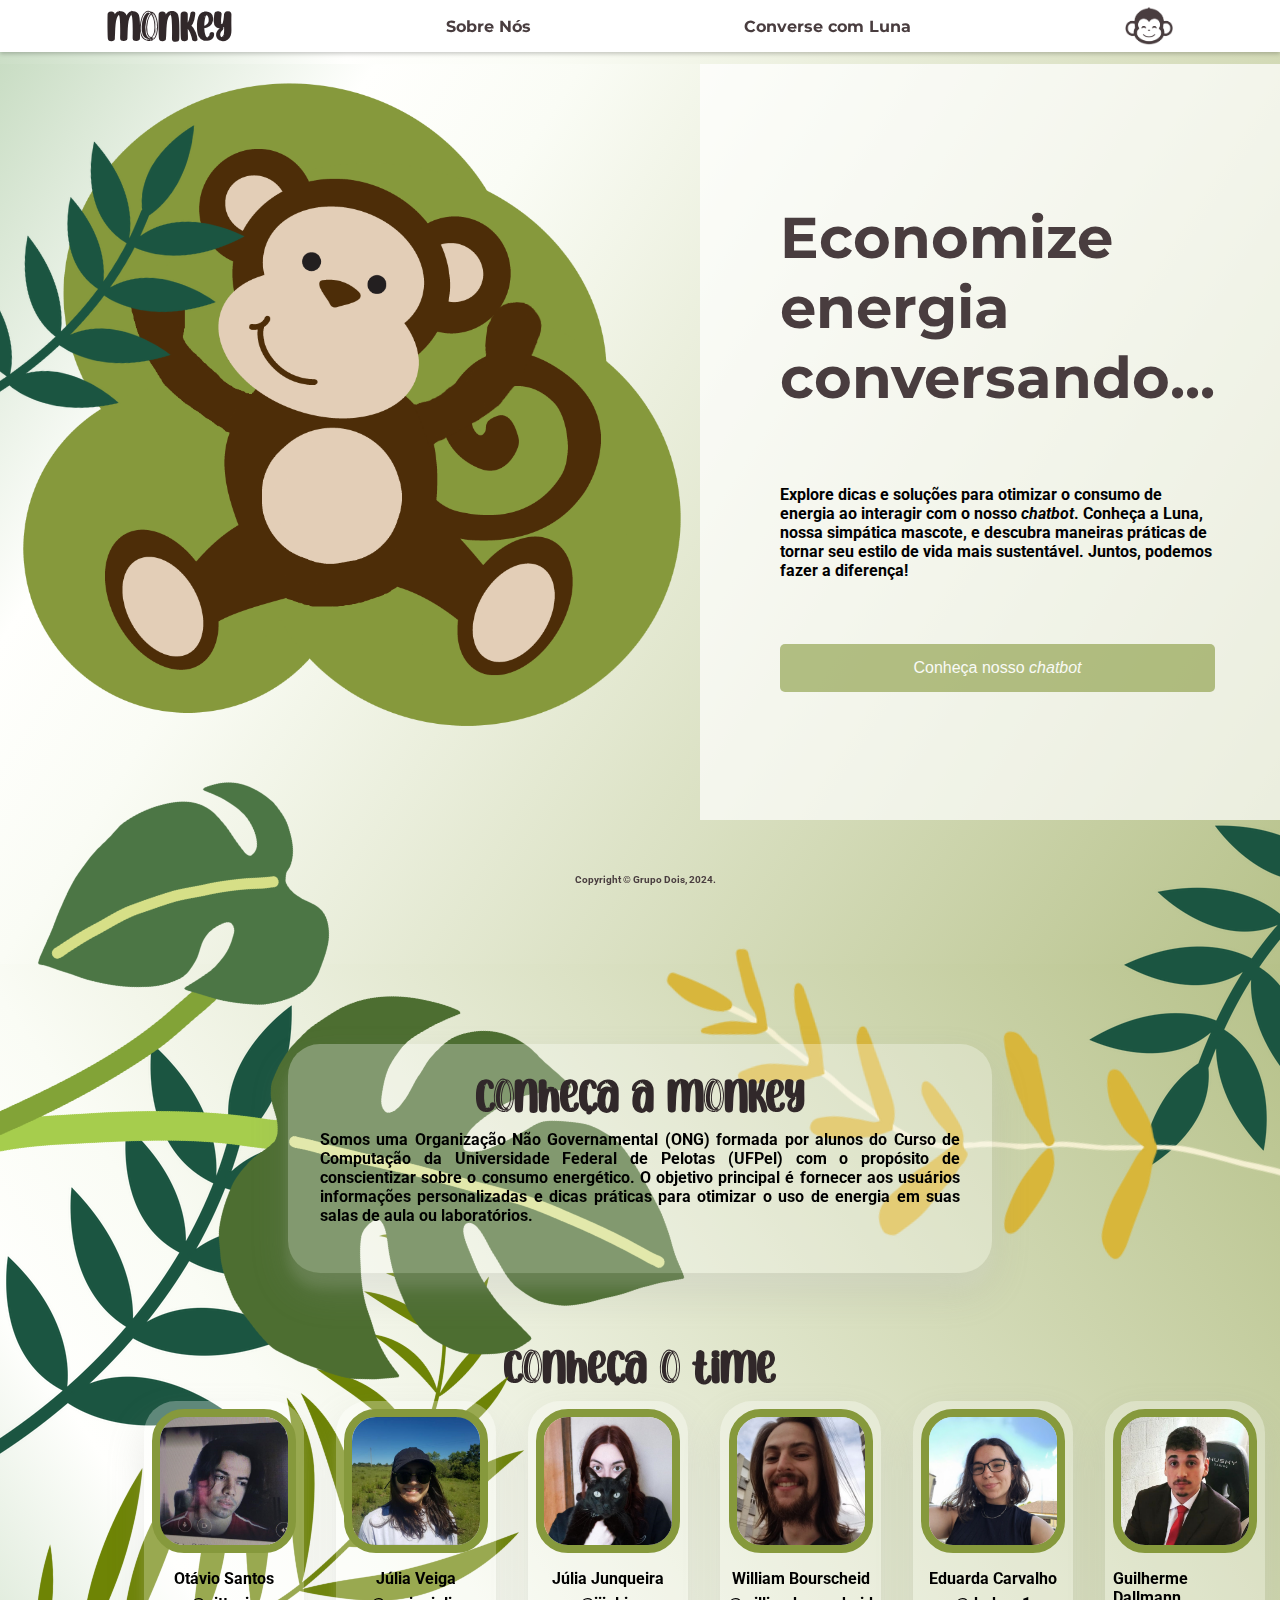
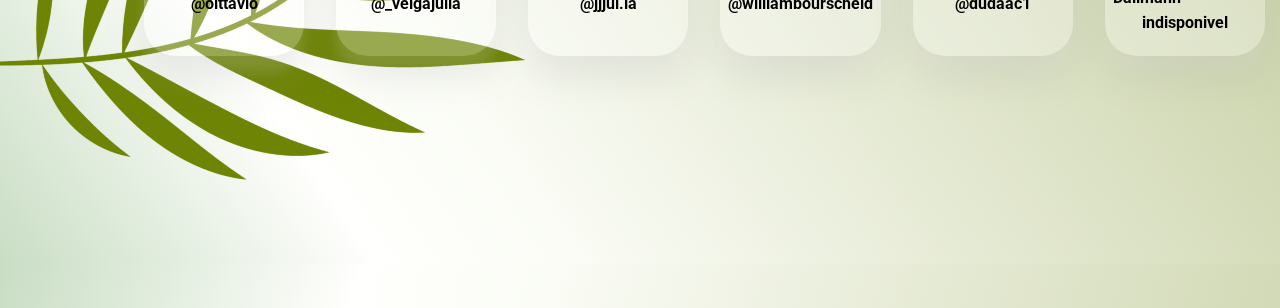
<file: public/index.html>
<!DOCTYPE html>
<html lang="en">
<head>
    <meta charset="UTF-8">
    <meta name="viewport" content="width=device-width, initial-scale=1.0">
    <link rel="stylesheet" type="text/css"  href="css/style.css">
    <link rel="icon" type="image/x-icon" href="./images/white-favicon.ico">
    <link rel="preconnect" href="https://fonts.googleapis.com">
    <link rel="preconnect" href="https://fonts.gstatic.com" crossorigin>
    <link href="https://fonts.googleapis.com/css2?family=Arvo&family=Montserrat:wght@900&display=swap" rel="stylesheet">
    <link href="https://fonts.googleapis.com/css2?family=Roboto:wght@300;400;700&display=swap" rel="stylesheet">    
    <title>Home | MONKEY</title>
</head>
<body>
    <header class="position-fixed">
        <nav class="header navbar-wrapper">
            <a class="title" href="./index.html">Monkey</a>
            <a class="text-nav" href="#team-section">Sobre Nós</a></li>
            <a class="text-nav" href="./chat.html">Converse com Luna</a>
            <img src="./images/monkey-logo-brown.png" class="logo" title="MONKEY"/>
        </nav>
    </header>

    <main>
        <section id="showcase-section" class="home">
            <div class="container justify-around">
                <img class="leaf-home" src="./images/folhas/palm2.png">
                <div>  
                    <img width="700" height="700" src="./images/macaco-about.png">
                </div>
                <div class="container-about">
                    <p class="text-about">Economize energia conversando...</p>
                    <p>
                        Explore dicas e soluções para otimizar o consumo de energia ao interagir com o nosso <i>chatbot</i>. Conheça a Luna, nossa simpática mascote, e descubra maneiras práticas de tornar seu estilo de vida mais sustentável. Juntos, podemos fazer a diferença!
                    </p>
                    <button onclick="location.href='./chat.html'" class="btn-zero my-3"></a>Conheça nosso <i>chatbot</i></button>
                </div>
            </div>
        </section>

        <section id="team-section" class="team block">
            <div class="container justify-around flex-column"> 
                <div class="container justify-around flex-column align-center">
                    <div class="container flex-column align-center half-width card-text">
                        <p class="title card-fs card-text-fs">Conheça a Monkey</p>
                        <p>
                            Somos uma Organização Não Governamental (ONG) formada por alunos do Curso de Computação da Universidade Federal de Pelotas (UFPel) com o propósito de conscientizar sobre o consumo energético. 
                            O objetivo principal é fornecer aos usuários informações personalizadas e dicas práticas para otimizar o uso de energia em suas salas de aula ou laboratórios.
                        </p>
                    </div>
                </div>
                <div class="container justify-around flex-column">
                    <div class="container flex-column align-center"> 
                    <p class="title card-fs">Conheça o time</p>
                    <div class="container justify-around flex-row" style="width: 80%;">
                        <div class="card align-center flex flex-column">
                            <img src="./images/quemsomos-otavio.jpg">
                            <p>Otávio Santos</p>
                            <p class="insta">@oittavio</p>
                        </div>
                        <div class="card align-center flex flex-column">
                            <img src="./images/quemsomos-juliav.jpg">
                            <p>Júlia Veiga</p>
                            <p class="insta">@_veigajulia</p>
                        </div>
                        <div class="card align-center flex flex-column">
                            <img src="./images/quemsomos-juliaj.jpg">
                            <p>Júlia Junqueira</p>
                            <p class="insta">@jjjul.ia</p>
                        </div>
                        <div class="card align-center flex flex-column">
                            <img src="./images/quemsomos-william.jpg">
                            <p>William Bourscheid</p>
                            <p class="insta">@williambourscheid</p>
                        </div>
                        <div class="card align-center flex flex-column">
                            <img src="./images/quemsomos-eduarda.jpg">
                            <p>Eduarda Carvalho</p>
                            <p class="insta">@dudaac1</p>
                        </div>
                        <div class="card align-center flex flex-column">
                            <img src="./images/quemsomos-guilherme.png">
                            <p>Guilherme Dallmann</p>
                            <p class="insta">indisponivel</p>
                        </div>
                    </div>
                    <img class="leaf leaf-animation" src="./images/folhas/palm.png">
                    <img class="leaf-1" src="./images/folhas/palm2.png">
                    <img class="leaf-2" src="./images/folhas/palm3.webp">
                    <img class="leaf-3" src="./images/folhas/prantaseca.png">

                    <img class="leaf-home-1" src="./images/folhas/adao2.png">
                </div>
                </div>
            </div>
        </section> 
    </main> 
    
    <footer>
        <p>Copyright &#169; Grupo Dois, 2024.</p>
    </footer>
</body>
</html>
</file>
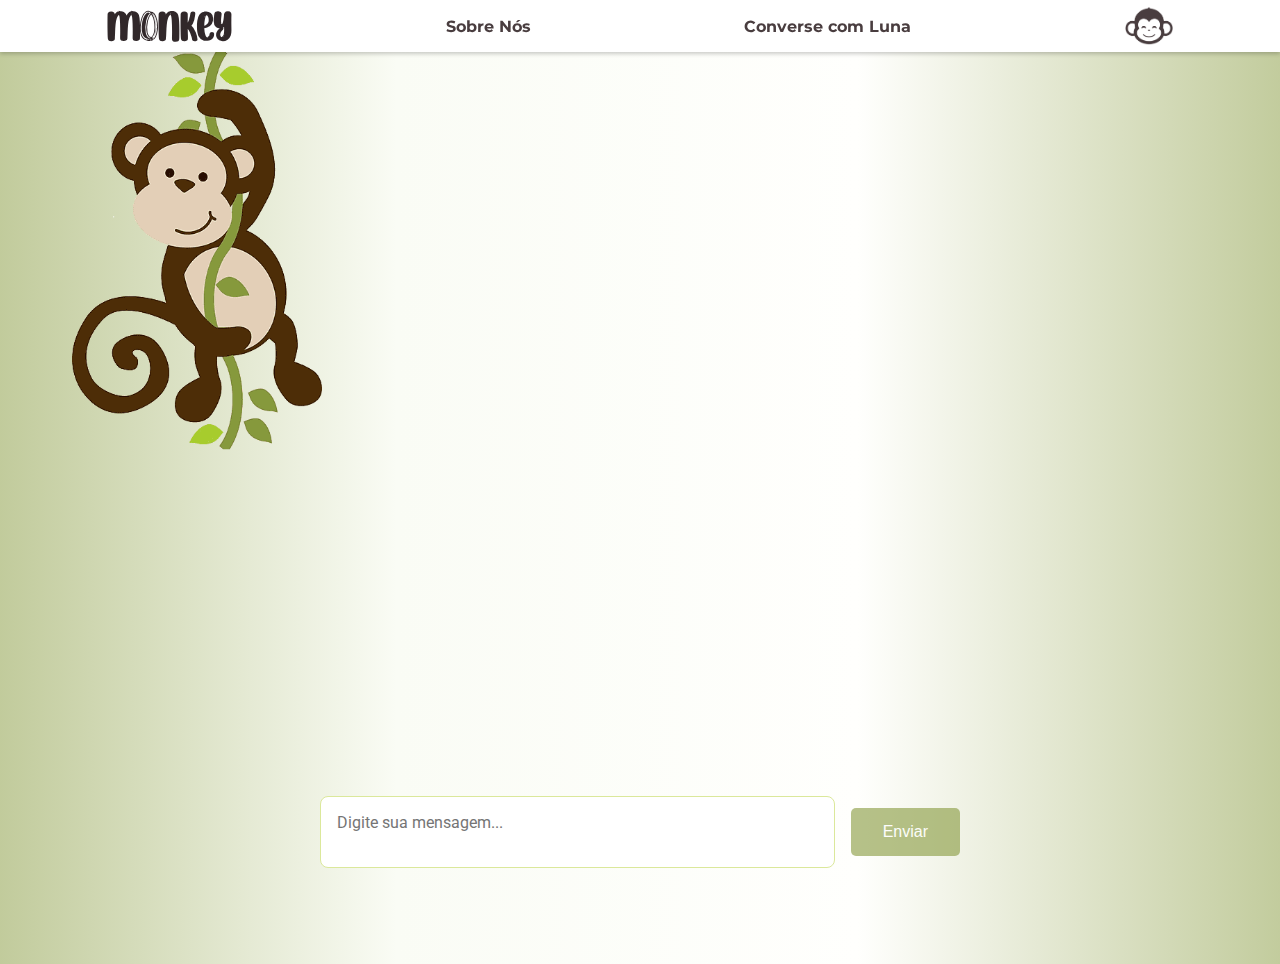
<file: public/chat.html>
<!DOCTYPE html>
<html lang="en">
<head>
    <meta charset="UTF-8">
    <meta name="viewport" content="width=device-width, initial-scale=1.0">
    <link rel="stylesheet" type="text/css"  href="css/style.css">
    <link rel="icon" type="image/x-icon" href="./images/white-favicon.ico">
    <link rel="preconnect" href="https://fonts.googleapis.com">
    <link rel="preconnect" href="https://fonts.gstatic.com" crossorigin>
    <link href="https://fonts.googleapis.com/css2?family=Arvo&family=Montserrat:wght@900&display=swap" rel="stylesheet">
    <link href="https://fonts.googleapis.com/css2?family=Roboto:wght@300;400;700&display=swap" rel="stylesheet">    
    <title>Chat | MONKEY</title>
</head>
<body class="background-img" style="overflow-x: hidden;">
    <header class="position-fixed">
        <nav class="header navbar-wrapper">
            <a class="title" href="./index.html">Monkey</a>
            <a class="text-nav" href="./index.html#team-section">Sobre Nós</a></li>
            <a class="text-nav" href="./chat.html">Converse com Luna</a>
            <img src="./images/monkey-logo-brown.png" class="logo" title="MONKEY"/>
        </nav>
    </header>
    <main>

        <section class="container chat-section flex-column justify-end align-center">
            <div class="container-chat  mb-6">
                <div class="flex flex-column">
                    <div class="log-container">
                        <div id="chatLog" class="chat-log message"></div>
                    </div>
                    <span class="loader"></span>
                    <div class="chat">
                        <textarea id="userInput" class="half-width chat-input mr-1" placeholder="Digite sua mensagem..."></textarea>
                        <button id="sendButton" class="btn-zero" onclick="sendMessage()">Enviar</button>
                    </div>
                </div>
            </div>
        </section>

        <img width="250" height="400" class="luna swing-animation" src="./images/macaco.png">
    </main>
</body>
<script type="text/javascript" src="./js/script.js"></script>
</html>
</file>
<file: public/css/style.css>
.upper { text-transform: uppercase;}
.lower { text-transform: lowercase;}

.bold { font-weight: 700;}
.xbold { font-weight: 800;}

@font-face {
    font-family: Titulo;
    src: url(Lemon_Milk.otf);
   
}

html {
    scroll-behavior: smooth;
}

body { 
    font-family: 'Roboto', sans-serif;
    font-weight: bold;
    background: linear-gradient(106deg, rgba(201,221,196,1) 0%, rgba(255,255,253,1) 20%, rgba(250,252,245,1) 31%, rgba(182, 193, 137, 1) 100%);
    margin: 0;
}

section {
    height: 100vh;
    display: inline-block;
    max-height: 100vh;
}

footer {
    display: flex;
    bottom: 0;
    position: fixed;
    width: 100%;
    color: #493d3f;
    padding: 0.5em;
    font-size: 1em;
    justify-content: center;
    font-size: 10px;
}

main {
    margin-top: 4em;
}

a { text-decoration: none; }

.title {
    font-family: Titulo;
    font-size: 3.6rem;
    color: #31282a;
}

.container {
    display: flex;
    width: 100%;
}

.flex {
    display: flex;
}

.flex-column {
    flex-direction: column;
}

.flex-row {
    flex-direction: row;
}

.align-center {
    align-items: center;
}

.justify-around {
    justify-content: space-around;
}

.justify-end{
    justify-content: end;
}


.half-width {
    width: 50%;
}

.full-width {
    width: 100%;
}

.btn-zero {
    background-color: rgb(134, 153, 60);
    border: none;
    color: white;
    padding: 15px 32px;
    text-align: center;
    text-decoration: none;
    display: inline-block;
    font-size: 16px;
    border-radius: 5px;
    opacity: 0.6;
    transition: 0.3s;
}

.btn-zero:hover {
    opacity: 1;
    cursor: pointer;
}

.m-1 {
    margin: 1em;
}

.my-3 {
    margin: 3em 0;
}




.text-nav { 
    font-family: 'Montserrat', sans-serif;
    text-decoration: none;
    color: #493d3f;
}

.text-about {
    font-family: 'Montserrat', sans-serif;
    text-decoration: none;
    color: #493d3f;
    font-size: 3.6rem;

}

.header {
    display: flex;
    justify-content: space-around;
    align-items: center;
    position: fixed;
    background-color: #ffffff;
}

.navbar-wrapper {
    top: 0;
    right: 0;
    width: 100% !important;
    left: 0;
    z-index: 20;
}

.logo {
    width: 3em;
    height: 3em;   
}

.container-about {
    justify-content: center;
    display: flex;
    flex-direction: column;
    align-items: stretch;
    padding: 5em;
    background-color: rgb(255, 255, 255, 0.7);
}

.home {
    background: rgb(201,221,196);
    background: linear-gradient(123deg, rgba(201,221,196,1) 0%, rgba(255,255,253,1) 20%, rgba(250,252,245,1) 31%, rgba(182, 193, 137, 1) 100%);
}

nav {
    box-shadow: 0 2px 4px 0 rgba(0,0,0,.2);
}

.chat-section{
    /* background-color: #dbe89b; */
    text-align: justify;
}

.team {
    background: linear-gradient(56deg, rgba(201,221,196,1) 0%, rgba(255,255,253,1) 20%, rgba(250,252,245,1) 31%, rgba(182, 193, 137, 1) 100%);
    text-align: justify;
    overflow-x: clip;
    max-height: 100vh;
}

.card { 
    margin: 1em; 
    background-color: rgba(255, 255, 255, 0.3);
    border-radius: 2em;
    padding: 0.5em;
    box-shadow: rgba(150, 150, 150, 0.2) 0px 19px 38px, rgba(255, 255, 255, 0.11) 0px 15px 12px;
    z-index: 10;

}

.card-text { 
    margin-top: 5em; 
    background-color: rgba(255, 255, 255, 0.3);
    border-radius: 2em;
    padding: 2em;
    box-shadow: rgba(150, 150, 150, 0.2) 0px 19px 38px, rgba(255, 255, 255, 0.11) 0px 15px 12px;
    z-index: 10;
}

.card-text-fs {
    margin-top: -10px;
}

.card img {
    border: 0.5em solid #86993c;
    width: 8em;
    height: 8em;
    border-radius: 2em;
    object-fit: cover;
}

.insta {
    margin-top: -10px;
}

.card-fs {
    font-size: 4em;
    margin-bottom: -10px;
}

.block {
    /* background-image: url('../images/folhas.png'); */
    background-repeat: repeat-x;
    background-position-y: bottom;
    position: relative;
}
  
.block::before {
    content: '';
    display: block;
    height: 100%;
    position: absolute;
    width: 100%;
}

.chat {
    display: flex;
    flex-direction: row;
    align-items: center;
    justify-content: space-between;
    margin: 0;
}

.chat-log {
    align-self: center;
    width: 100%;
    font-weight: normal;
    padding-right: 10px;
}

.chat-log .sent {
    background-color: #86993c;
    text-align: right;
    color: #fafafa;
    padding: 0.5em;
}

.chat-log .received {
    background-color: #ffffff;
    text-align: left;
    color: #493d3f;
    padding: 0.5em;
}

.chat-input {
    outline: none;
    font-family: 'Roboto', sans-serif;
    font-size: 1em;
    border-radius: 0.5em;
    padding: 1em;
    resize: none; 
    border-color: #dbe89b;
    width: 50vw;
}

.chat-input:focus {
    border-color: rgb(134, 153, 60);
}

.container-chat{
    width: 50%;
}

.mr-1{
    margin-right: 1em;
}

.mb-6{
    margin-bottom: 6em;
}

.message:last-child {
    scroll-margin-block: 100%; /* Garante que a última mensagem seja sempre visível */
}

.log-container{
    max-height: 550px;
    overflow: auto; 
    justify-content: flex-end;
    display: flex;
    flex-wrap: wrap-reverse;
}

.loader {
    margin-bottom: 10px;
    align-self: center;
    display: none;
    width: 16px;
    height: 16px;
    border-radius: 50%;
    background-color: #fff;
    box-shadow: 32px 0 #fff, -32px 0 #fff;
    position: relative;
    animation: flash 0.5s ease-out infinite alternate;
}
  
@keyframes flash {
    0% {
      background-color: #FFF2;
      box-shadow: 32px 0 #FFF2, -32px 0 #FFF;
    }
    50% {
      background-color: #FFF;
      box-shadow: 32px 0 #FFF2, -32px 0 #FFF2;
    }
    100% {
      background-color: #FFF2;
      box-shadow: 32px 0 #FFF, -32px 0 #FFF2;
    }
}
        
@keyframes swing {
    0% {
        transform: rotate(0deg);
        transform-origin: top center;
    }
    25% {
        transform: rotate(10deg);
        transform-origin: top center;
    }
    50% {
        transform: rotate(-10deg);
        transform-origin: top center;
    }
    75% {
        transform: rotate(5deg);
        transform-origin: top center;
    }
    100% {
        transform: rotate(0deg);
        transform-origin: top center;
    }
}

.swing-animation {
    animation: swing 25s cubic-bezier(.45,.05,.55,.95) infinite;
}

.luna{
    position: absolute;
    top: 50px;
    left: 4.5em;
}

.leaves-gif{
    position: absolute;
    top: -200px;
    left: -5.5em;
    rotate: 100deg;
}

.leaf{
    position: absolute;
    top: -260px;
    rotate: -90deg;
    right: -300px;
}

.leaf-home{
    position: absolute;
    top: 100px;
    rotate: -84deg;
    left: -88px;
    animation: sway 10s ease-in-out infinite alternate;
    width: 28%;
}

.leaf-1{
    position: absolute;
    top: 20px;
    rotate: -90deg;
    left: -88px;
    animation: sway 10s ease-in-out infinite alternate;
}

.leaf-2{
    position: absolute;
    rotate: -30deg;
    left: -56px;
    animation: sway 15s ease-in-out infinite alternate;
    width: 50%;
    bottom: 80px;
}

.leaf-3{
    position: absolute;
    rotate: -100deg;
    animation: sway 15s ease-in-out infinite alternate;
    width: 50%;
    right: -25px;
    top: -190px;
}

.leaf-home-1{
    position: absolute;
    rotate: 68deg;
    animation: sway 30s ease-in-out infinite alternate;
    width: 50%;
    bottom: 430px;
    left: -55px;
}


.leaf-animation{
    animation: swing-leaf 40s ease-in-out infinite;
}

@keyframes swing-leaf {
    0% {
        transform: rotate(0deg);
        transform-origin: bottom center;
    }
    25% {
        transform: rotate(10deg);
        transform-origin: bottom center;
    }
    50% {
        transform: rotate(-10deg);
        transform-origin: bottom center;
    }
    75% {
        transform: rotate(5deg);
        transform-origin: bottom center;
    }
    100% {
        transform: rotate(0deg);
        transform-origin: bottom center;
    }
}

@keyframes sway {
    0% {
        transform: rotate(0deg);
    }
    50% {
        transform: rotate(5deg);
    }
    100% {
        transform: rotate(0deg);
    }
}



.background-img{
    /* background-image: url('../images/folha-fundo1.png');
    background-image: no-repeat; */
    background: rgb(134,153,60);
    background: linear-gradient(270deg, rgba(134,153,60,0.5004202364539565) 0%, rgba(255,255,253,1) 33%, rgba(250,252,245,1) 69%, rgba(134,153,60,0.5116247182466737) 100%);
}
</file>
